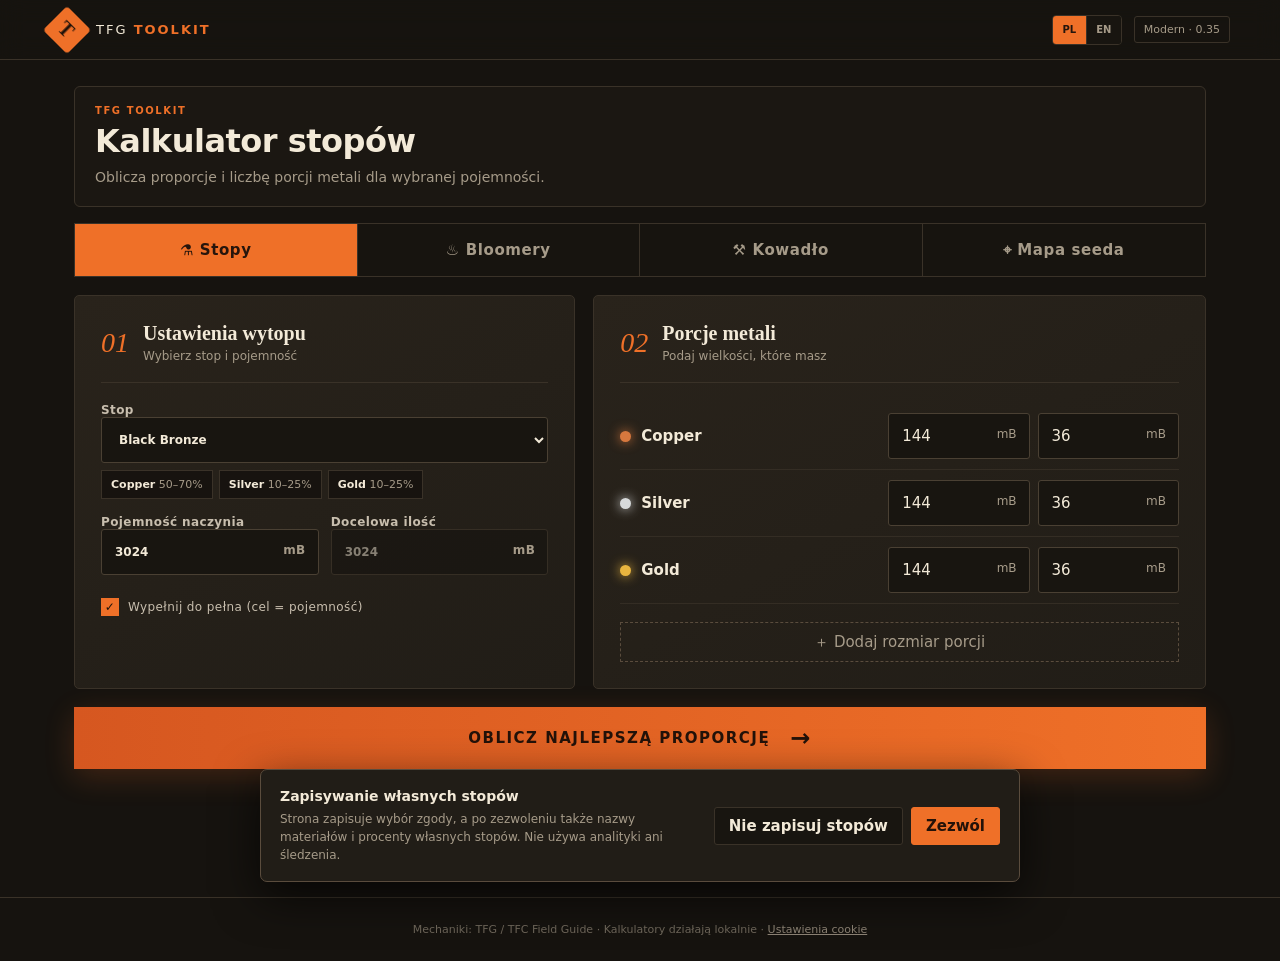
<file: index.html>
<!doctype html>
<html lang="pl">
<head>
  <meta charset="UTF-8">
  <meta name="viewport" content="width=device-width, initial-scale=1.0">
  <meta name="theme-color" content="#16130f">
  <title>TFG Toolkit — stopy, Bloomery i kowadło</title>
  <link rel="stylesheet" href="assets/css/styles.css?v=035">
</head>
<body data-tool="alloy">
  <header class="topbar">
    <a class="brand" href="#"><span class="brand-mark">T</span><span>TFG <b>TOOLKIT</b></span></a>
    <div class="top-actions"><span class="version">Modern · 0.35</span></div>
  </header>

  <main>
    <section class="hero">
      <div><p class="eyebrow">TFG TOOLKIT</p><h1>Kalkulator stopów</h1><p class="lede">Oblicza proporcje i liczbę porcji metali dla wybranej pojemności.</p></div>
    </section>

    <nav class="tool-tabs" aria-label="Kalkulatory">
      <a class="tool-tab active" data-tool="alloy" href="index.html">⚗ Stopy</a>
      <a class="tool-tab" data-tool="bloomery" href="bloomery.html">♨ Bloomery</a>
      <a class="tool-tab" data-tool="anvil" href="anvil.html">⚒ Kowadło</a>
      <a class="tool-tab" href="map.html">⌖ Mapa seeda</a>
    </nav>

    <div id="alloyTool" class="tool-view active">
    <section class="workspace">
      <aside class="panel setup">
        <div class="panel-title"><span>01</span><div><h2>Ustawienia wytopu</h2><p>Wybierz stop i pojemność</p></div></div>
        <label>Stop<select id="alloySelect"></select></label>
        <div id="recipeInfo" class="recipe-info"></div>
        <div id="customActions" class="custom-actions hidden">
          <label>Nazwa stopu<input id="customAlloyName" maxlength="30" placeholder="np. Mój brąz"></label>
          <div class="custom-alloy-buttons"><button id="addMetal" class="add-btn" type="button">＋ Dodaj materiał</button><button id="saveCustomAlloy" class="add-btn save-alloy" type="button">✓ Dodaj stop do listy</button><button id="deleteCustomAlloy" class="add-btn delete-alloy hidden" type="button">Usuń stop</button></div>
          <p id="customPercentStatus" class="custom-percent-status ok">Suma udziałów: 100% ✓</p>
          <p>Udziały muszą dawać 100%. Zapisane stopy pojawią się na liście wyboru.</p>
        </div>
        <div class="two-col">
          <label>Pojemność naczynia<div class="unit-input"><input id="capacity" type="number" min="1" value="3024"><span>mB</span></div></label>
          <label>Docelowa ilość<div class="unit-input"><input id="target" type="number" min="1" value="3024" title="Odznacz wypełnienie do pełna, aby ustawić własny cel"><span>mB</span></div></label>
        </div>
        <label class="check"><input id="fillMax" type="checkbox" checked><span></span>Wypełnij do pełna (cel = pojemność)</label>
      </aside>

      <section class="panel materials">
        <div class="panel-title"><span>02</span><div><h2>Porcje metali</h2><p>Podaj wielkości, które masz</p></div></div>
        <div id="materialRows"></div>
        <button id="addSize" class="add-btn">＋ Dodaj rozmiar porcji</button>
      </section>
    </section>

    <button id="calculateBtn" class="calculate"><span>OBLICZ NAJLEPSZĄ PROPORCJĘ</span><b>→</b></button>

    <section id="results" class="results hidden">
      <div class="result-head"><div><p class="eyebrow">WYNIK OPTYMALIZACJI</p><h2>Gotowa rozpiska</h2></div><div id="statusBadge" class="badge">POPRAWNY STOP</div></div>
      <div class="result-grid">
        <div id="resultCards" class="result-cards"></div>
        <div class="summary-card">
          <h3>Podsumowanie wazy</h3>
          <div class="fill-track"><div id="fillBar"></div></div>
          <div class="big-stat"><span id="totalMb">0</span><small> / <span id="capacityOut">3024</span> mB</small></div>
          <dl><div><dt>Wypełnienie</dt><dd id="fillPercent">0%</dd></div><div><dt>Liczba porcji</dt><dd id="itemCount">0</dd></div><div><dt>Pełne sztabki (144 mB)</dt><dd id="ingotCount">0</dd></div><div><dt>Reszta</dt><dd id="remainder">0 mB</dd></div></dl>
          <button id="copyBtn" class="copy">Kopiuj rozpiskę</button>
        </div>
      </div>
      <p id="solverNote" class="solver-note"></p>
    </section>
    </div>

    <div id="bloomeryTool" class="tool-view">
      <div class="untested-warning" role="status"><b>⚠ JESZCZE NIEPRZETESTOWANE</b><span>Kalkulator Bloomery może podawać nieprawidłowe wyniki.</span></div>
      <section class="workspace">
        <aside class="panel setup">
          <div class="panel-title"><span>01</span><div><h2>Parametry Bloomery</h2><p>Pojemność konstrukcji i materiał</p></div></div>
          <div class="two-col">
            <label>Maks. liczba przedmiotów<div class="unit-input"><input id="bloomCapacity" type="number" min="1" value="112"><span>szt.</span></div></label>
            <label>Dostępny pył<div class="unit-input"><input id="bloomAvailable" type="number" min="0" value="0"><span>szt.</span></div></label>
          </div>
          <label>Żelazo w jednej porcji<div class="unit-input"><input id="bloomMbItem" type="number" min="1" value="129"><span>mB</span></div></label>
          <p class="field-help">Wartość 0 przy dostępnym pyle oznacza: wykorzystaj maksymalną pojemność pieca.</p>
        </aside>
        <section class="panel materials">
          <div class="panel-title"><span>02</span><div><h2>Przelicznik procesu</h2><p>Możesz dopasować do wersji moda</p></div></div>
          <div class="two-col">
            <label>mB żelaza na bloom<div class="unit-input"><input id="bloomMbPer" type="number" min="1" value="100"><span>mB</span></div></label>
            <label>Węgiel na bloom<div class="unit-input"><input id="bloomCoalPer" type="number" min="0" value="2"><span>szt.</span></div></label>
          </div>
          <label class="check"><input id="bloomWhole" type="checkbox" checked><span></span>Nie wkładaj żelaza, które nie zwiększy liczby bloomów</label>
          <div class="info-box">Aktualny Field Guide: 100 mB żelaza + 2 charcoal = 1 bloom. Kalkulator pilnuje również łącznego limitu przedmiotów.</div>
        </section>
      </section>
      <button id="bloomCalculate" class="calculate"><span>OBLICZ WSAD DO BLOOMERY</span><b>→</b></button>
      <section id="bloomResults" class="results hidden"><div class="result-head"><div><p class="eyebrow">GOTOWY WSAD</p><h2>Rozpiska Bloomery</h2></div><div class="badge">BEZ PRZEKROCZENIA LIMITU</div></div><div id="bloomCards" class="metric-grid"></div><p id="bloomNote" class="solver-note"></p></section>
    </div>

    <div id="anvilTool" class="tool-view">
      <section class="panel capture-panel">
        <div class="panel-title"><span>00</span><div><h2>Odczytaj kowadło ze screena</h2><p>Przechwyć okno, wczytaj, wklej lub przeciągnij obraz</p></div></div>
        <div class="capture-layout">
          <div class="capture-actions">
            <button id="captureScreen" class="capture-btn" type="button">▣ Uruchom podgląd Minecrafta</button>
            <button id="uploadAnvil" class="capture-btn secondary" type="button">↑ Wczytaj screenshot</button>
            <input id="anvilFile" type="file" accept="image/png,image/jpeg,image/webp" hidden>
            <button id="analyzeAnvil" class="capture-btn secondary" type="button" disabled>◎ Odczytaj wartości</button>
            <p class="field-help">Podgląd sam znajduje GUI w całym oknie i na bieżąco aktualizuje wartości. Możesz też wkleić obraz skrótem Ctrl+V.</p>
          </div>
          <div><div id="captureDrop" class="capture-drop"><canvas id="anvilCanvas"></canvas><div class="capture-placeholder">Przeciągnij tutaj screenshot kowadła</div></div><p id="captureStatus" class="capture-status">Oczekiwanie na obraz…</p></div>
        </div>
      </section>
      <section class="workspace">
        <aside class="panel setup">
          <div class="panel-title"><span>01</span><div><h2>Pozycja na kowadle</h2><p>Odczytaj wartości z interfejsu gry</p></div></div>
          <div class="two-col">
            <label>Aktualna wartość<input id="anvilStart" type="number" min="0" max="150" value="0"></label>
            <label>Wartość docelowa<input id="anvilTarget" type="number" min="0" max="150" value="80"></label>
          </div>
          <p class="field-help">Do odczytania dokładnego celu potrzebny jest resource pack pokazujący wartości kowadła.</p>
        </aside>
        <section class="panel materials">
          <div class="panel-title"><span>02</span><div><h2>Reguły końcowe</h2><p>Ikona oraz ograniczenie odczytane z kresek pod nią</p></div></div>
          <div class="three-col">
            <label>Reguła 1 (lewa)<select id="ruleLast" class="anvil-rule"></select><select id="ruleLastConstraint" class="anvil-constraint" aria-label="Pozycja reguły 1"></select><span class="rule-preview"></span></label>
            <label>Reguła 2<select id="ruleSecond" class="anvil-rule"></select><select id="ruleSecondConstraint" class="anvil-constraint" aria-label="Pozycja reguły 2"></select><span class="rule-preview"></span></label>
            <label>Reguła 3 (prawa)<select id="ruleThird" class="anvil-rule"></select><select id="ruleThirdConstraint" class="anvil-constraint" aria-label="Pozycja reguły 3"></select><span class="rule-preview"></span></label>
          </div>
          <div class="action-legend"><span>Hit: −3/−6/−9</span><span>Draw: −15</span><span>Punch: +2</span><span>Bend: +7</span><span>Upset: +13</span><span>Shrink: +16</span></div>
        </section>
      </section>
      <button id="anvilCalculate" class="calculate"><span>ZNAJDŹ NAJKRÓTSZĄ SEKWENCJĘ</span><b>→</b></button>
      <section id="anvilResults" class="results hidden"><div class="result-head"><div><p class="eyebrow">PERFECTLY FORGED</p><h2>Sekwencja uderzeń</h2></div><div class="badge">PLAN NA ŻYWO</div></div><div id="anvilNext" class="anvil-next"><span>NASTĘPNY KROK</span><b>—</b><small>Uruchom solver</small></div><div id="anvilSequence" class="anvil-sequence"></div><p id="anvilNote" class="solver-note"></p></section>
    </div>
  </main>
  <footer>Mechaniki: TFG / TFC Field Guide · Kalkulatory działają lokalnie</footer>
  <script src="assets/js/i18n.js?v=035"></script>
  <script src="assets/js/app.js?v=035"></script>
</body>
</html>
</file>
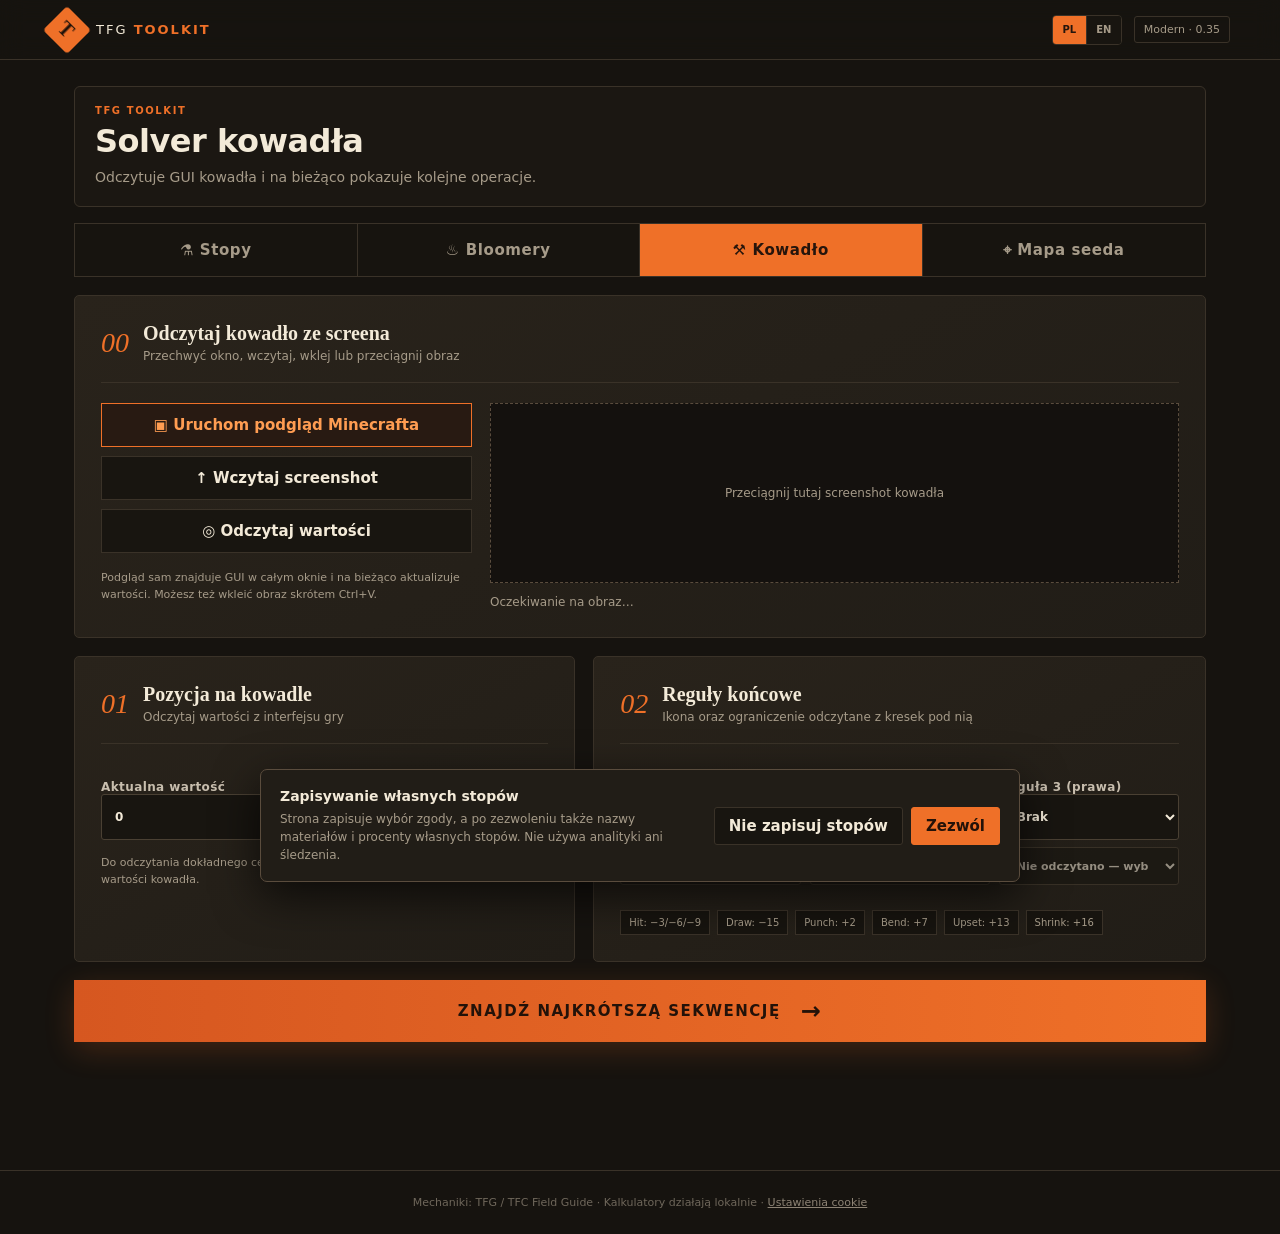
<file: anvil.html>
<!doctype html>
<html lang="pl">
<head>
  <meta charset="UTF-8">
  <meta name="viewport" content="width=device-width, initial-scale=1.0">
  <meta name="theme-color" content="#16130f">
  <title>TFG Toolkit — solver kowadła</title>
  <link rel="stylesheet" href="assets/css/styles.css?v=035">
</head>
<body data-tool="anvil">
  <header class="topbar">
    <a class="brand" href="#"><span class="brand-mark">T</span><span>TFG <b>TOOLKIT</b></span></a>
    <div class="top-actions"><span class="version">Modern · 0.35</span></div>
  </header>

  <main>
    <section class="hero">
      <div><p class="eyebrow">TFG TOOLKIT</p><h1>Solver kowadła</h1><p class="lede">Odczytuje GUI kowadła i na bieżąco pokazuje kolejne operacje.</p></div>
    </section>

    <nav class="tool-tabs" aria-label="Kalkulatory">
      <a class="tool-tab active" data-tool="alloy" href="index.html">⚗ Stopy</a>
      <a class="tool-tab" data-tool="bloomery" href="bloomery.html">♨ Bloomery</a>
      <a class="tool-tab" data-tool="anvil" href="anvil.html">⚒ Kowadło</a>
      <a class="tool-tab" href="map.html">⌖ Mapa seeda</a>
    </nav>

    <div id="alloyTool" class="tool-view active">
    <section class="workspace">
      <aside class="panel setup">
        <div class="panel-title"><span>01</span><div><h2>Ustawienia wytopu</h2><p>Wybierz stop i pojemność</p></div></div>
        <label>Stop<select id="alloySelect"></select></label>
        <div id="recipeInfo" class="recipe-info"></div>
        <div id="customActions" class="custom-actions hidden">
          <label>Nazwa stopu<input id="customAlloyName" maxlength="30" placeholder="np. Mój brąz"></label>
          <div class="custom-alloy-buttons"><button id="addMetal" class="add-btn" type="button">＋ Dodaj materiał</button><button id="saveCustomAlloy" class="add-btn save-alloy" type="button">✓ Dodaj stop do listy</button><button id="deleteCustomAlloy" class="add-btn delete-alloy hidden" type="button">Usuń stop</button></div>
          <p id="customPercentStatus" class="custom-percent-status ok">Suma udziałów: 100% ✓</p>
          <p>Udziały muszą dawać 100%. Zapisane stopy pojawią się na liście wyboru.</p>
        </div>
        <div class="two-col">
          <label>Pojemność naczynia<div class="unit-input"><input id="capacity" type="number" min="1" value="3024"><span>mB</span></div></label>
          <label>Docelowa ilość<div class="unit-input"><input id="target" type="number" min="1" value="3024" title="Odznacz wypełnienie do pełna, aby ustawić własny cel"><span>mB</span></div></label>
        </div>
        <label class="check"><input id="fillMax" type="checkbox" checked><span></span>Wypełnij do pełna (cel = pojemność)</label>
      </aside>

      <section class="panel materials">
        <div class="panel-title"><span>02</span><div><h2>Porcje metali</h2><p>Podaj wielkości, które masz</p></div></div>
        <div id="materialRows"></div>
        <button id="addSize" class="add-btn">＋ Dodaj rozmiar porcji</button>
      </section>
    </section>

    <button id="calculateBtn" class="calculate"><span>OBLICZ NAJLEPSZĄ PROPORCJĘ</span><b>→</b></button>

    <section id="results" class="results hidden">
      <div class="result-head"><div><p class="eyebrow">WYNIK OPTYMALIZACJI</p><h2>Gotowa rozpiska</h2></div><div id="statusBadge" class="badge">POPRAWNY STOP</div></div>
      <div class="result-grid">
        <div id="resultCards" class="result-cards"></div>
        <div class="summary-card">
          <h3>Podsumowanie wazy</h3>
          <div class="fill-track"><div id="fillBar"></div></div>
          <div class="big-stat"><span id="totalMb">0</span><small> / <span id="capacityOut">3024</span> mB</small></div>
          <dl><div><dt>Wypełnienie</dt><dd id="fillPercent">0%</dd></div><div><dt>Liczba porcji</dt><dd id="itemCount">0</dd></div><div><dt>Pełne sztabki (144 mB)</dt><dd id="ingotCount">0</dd></div><div><dt>Reszta</dt><dd id="remainder">0 mB</dd></div></dl>
          <button id="copyBtn" class="copy">Kopiuj rozpiskę</button>
        </div>
      </div>
      <p id="solverNote" class="solver-note"></p>
    </section>
    </div>

    <div id="bloomeryTool" class="tool-view">
      <div class="untested-warning" role="status"><b>⚠ JESZCZE NIEPRZETESTOWANE</b><span>Kalkulator Bloomery może podawać nieprawidłowe wyniki.</span></div>
      <section class="workspace">
        <aside class="panel setup">
          <div class="panel-title"><span>01</span><div><h2>Parametry Bloomery</h2><p>Pojemność konstrukcji i materiał</p></div></div>
          <div class="two-col">
            <label>Maks. liczba przedmiotów<div class="unit-input"><input id="bloomCapacity" type="number" min="1" value="112"><span>szt.</span></div></label>
            <label>Dostępny pył<div class="unit-input"><input id="bloomAvailable" type="number" min="0" value="0"><span>szt.</span></div></label>
          </div>
          <label>Żelazo w jednej porcji<div class="unit-input"><input id="bloomMbItem" type="number" min="1" value="129"><span>mB</span></div></label>
          <p class="field-help">Wartość 0 przy dostępnym pyle oznacza: wykorzystaj maksymalną pojemność pieca.</p>
        </aside>
        <section class="panel materials">
          <div class="panel-title"><span>02</span><div><h2>Przelicznik procesu</h2><p>Możesz dopasować do wersji moda</p></div></div>
          <div class="two-col">
            <label>mB żelaza na bloom<div class="unit-input"><input id="bloomMbPer" type="number" min="1" value="100"><span>mB</span></div></label>
            <label>Węgiel na bloom<div class="unit-input"><input id="bloomCoalPer" type="number" min="0" value="2"><span>szt.</span></div></label>
          </div>
          <label class="check"><input id="bloomWhole" type="checkbox" checked><span></span>Nie wkładaj żelaza, które nie zwiększy liczby bloomów</label>
          <div class="info-box">Aktualny Field Guide: 100 mB żelaza + 2 charcoal = 1 bloom. Kalkulator pilnuje również łącznego limitu przedmiotów.</div>
        </section>
      </section>
      <button id="bloomCalculate" class="calculate"><span>OBLICZ WSAD DO BLOOMERY</span><b>→</b></button>
      <section id="bloomResults" class="results hidden"><div class="result-head"><div><p class="eyebrow">GOTOWY WSAD</p><h2>Rozpiska Bloomery</h2></div><div class="badge">BEZ PRZEKROCZENIA LIMITU</div></div><div id="bloomCards" class="metric-grid"></div><p id="bloomNote" class="solver-note"></p></section>
    </div>

    <div id="anvilTool" class="tool-view">
      <section class="panel capture-panel">
        <div class="panel-title"><span>00</span><div><h2>Odczytaj kowadło ze screena</h2><p>Przechwyć okno, wczytaj, wklej lub przeciągnij obraz</p></div></div>
        <div class="capture-layout">
          <div class="capture-actions">
            <button id="captureScreen" class="capture-btn" type="button">▣ Uruchom podgląd Minecrafta</button>
            <button id="uploadAnvil" class="capture-btn secondary" type="button">↑ Wczytaj screenshot</button>
            <input id="anvilFile" type="file" accept="image/png,image/jpeg,image/webp" hidden>
            <button id="analyzeAnvil" class="capture-btn secondary" type="button" disabled>◎ Odczytaj wartości</button>
            <p class="field-help">Podgląd sam znajduje GUI w całym oknie i na bieżąco aktualizuje wartości. Możesz też wkleić obraz skrótem Ctrl+V.</p>
          </div>
          <div><div id="captureDrop" class="capture-drop"><canvas id="anvilCanvas"></canvas><div class="capture-placeholder">Przeciągnij tutaj screenshot kowadła</div></div><p id="captureStatus" class="capture-status">Oczekiwanie na obraz…</p></div>
        </div>
      </section>
      <section class="workspace">
        <aside class="panel setup">
          <div class="panel-title"><span>01</span><div><h2>Pozycja na kowadle</h2><p>Odczytaj wartości z interfejsu gry</p></div></div>
          <div class="two-col">
            <label>Aktualna wartość<input id="anvilStart" type="number" min="0" max="150" value="0"></label>
            <label>Wartość docelowa<input id="anvilTarget" type="number" min="0" max="150" value="80"></label>
          </div>
          <p class="field-help">Do odczytania dokładnego celu potrzebny jest resource pack pokazujący wartości kowadła.</p>
        </aside>
        <section class="panel materials">
          <div class="panel-title"><span>02</span><div><h2>Reguły końcowe</h2><p>Ikona oraz ograniczenie odczytane z kresek pod nią</p></div></div>
          <div class="three-col">
            <label>Reguła 1 (lewa)<select id="ruleLast" class="anvil-rule"></select><select id="ruleLastConstraint" class="anvil-constraint" aria-label="Pozycja reguły 1"></select><span class="rule-preview"></span></label>
            <label>Reguła 2<select id="ruleSecond" class="anvil-rule"></select><select id="ruleSecondConstraint" class="anvil-constraint" aria-label="Pozycja reguły 2"></select><span class="rule-preview"></span></label>
            <label>Reguła 3 (prawa)<select id="ruleThird" class="anvil-rule"></select><select id="ruleThirdConstraint" class="anvil-constraint" aria-label="Pozycja reguły 3"></select><span class="rule-preview"></span></label>
          </div>
          <div class="action-legend"><span>Hit: −3/−6/−9</span><span>Draw: −15</span><span>Punch: +2</span><span>Bend: +7</span><span>Upset: +13</span><span>Shrink: +16</span></div>
        </section>
      </section>
      <button id="anvilCalculate" class="calculate"><span>ZNAJDŹ NAJKRÓTSZĄ SEKWENCJĘ</span><b>→</b></button>
      <section id="anvilResults" class="results hidden"><div class="result-head"><div><p class="eyebrow">PERFECTLY FORGED</p><h2>Sekwencja uderzeń</h2></div><div class="badge">PLAN NA ŻYWO</div></div><div id="anvilNext" class="anvil-next"><span>NASTĘPNY KROK</span><b>—</b><small>Uruchom solver</small></div><div id="anvilSequence" class="anvil-sequence"></div><p id="anvilNote" class="solver-note"></p></section>
    </div>
  </main>
  <footer>Mechaniki: TFG / TFC Field Guide · Kalkulatory działają lokalnie</footer>
  <script src="assets/js/i18n.js?v=035"></script>
  <script src="assets/js/app.js?v=035"></script>
</body>
</html>
</file>
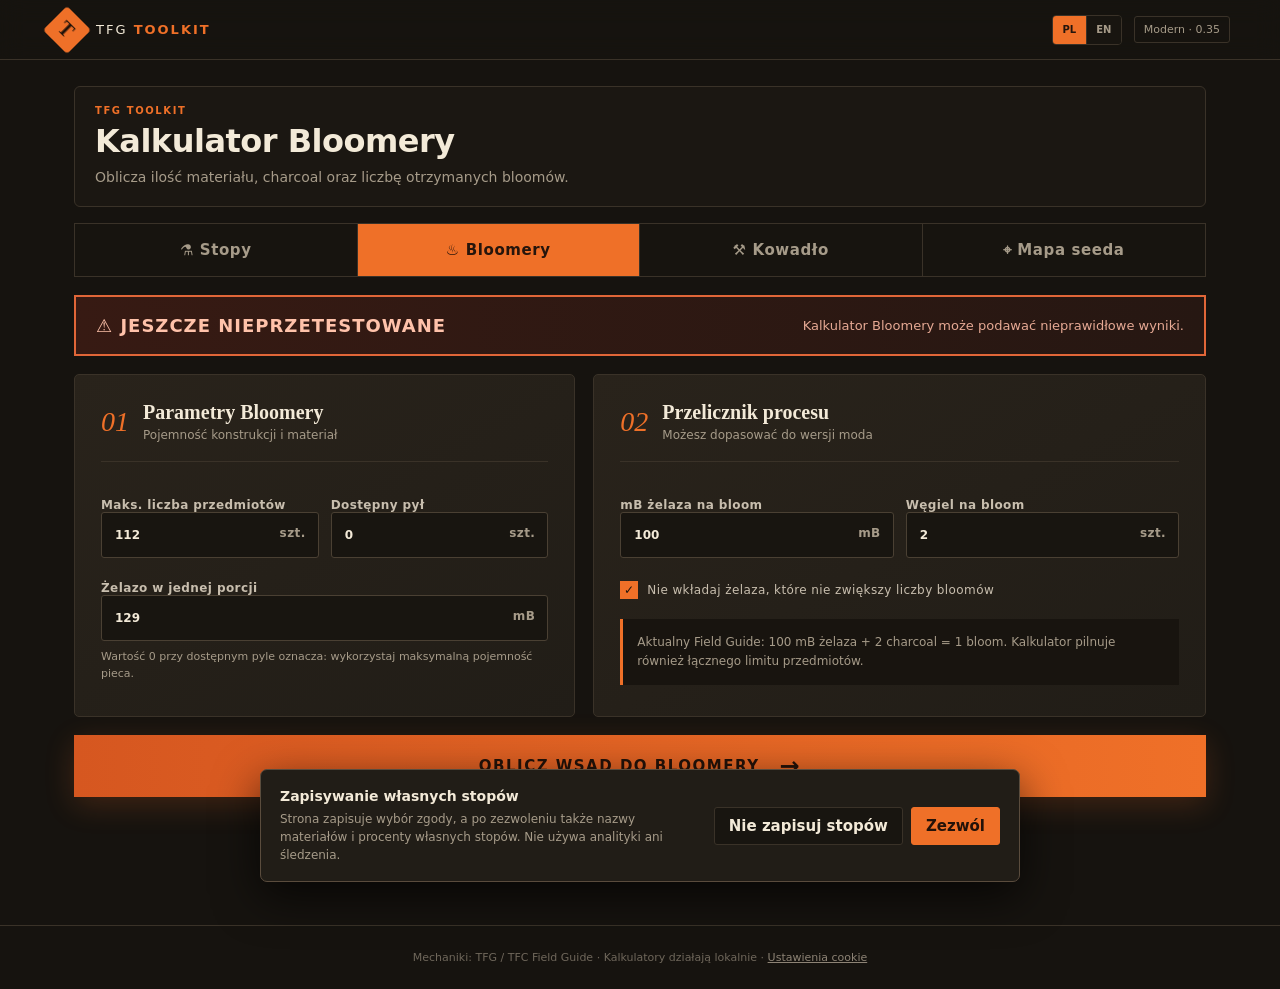
<file: bloomery.html>
<!doctype html>
<html lang="pl">
<head>
  <meta charset="UTF-8">
  <meta name="viewport" content="width=device-width, initial-scale=1.0">
  <meta name="theme-color" content="#16130f">
  <title>TFG Toolkit — Bloomery</title>
  <link rel="stylesheet" href="assets/css/styles.css?v=035">
</head>
<body data-tool="bloomery">
  <header class="topbar">
    <a class="brand" href="#"><span class="brand-mark">T</span><span>TFG <b>TOOLKIT</b></span></a>
    <div class="top-actions"><span class="version">Modern · 0.35</span></div>
  </header>

  <main>
    <section class="hero">
      <div><p class="eyebrow">TFG TOOLKIT</p><h1>Kalkulator Bloomery</h1><p class="lede">Oblicza ilość materiału, charcoal oraz liczbę otrzymanych bloomów.</p></div>
    </section>

    <nav class="tool-tabs" aria-label="Kalkulatory">
      <a class="tool-tab active" data-tool="alloy" href="index.html">⚗ Stopy</a>
      <a class="tool-tab" data-tool="bloomery" href="bloomery.html">♨ Bloomery</a>
      <a class="tool-tab" data-tool="anvil" href="anvil.html">⚒ Kowadło</a>
      <a class="tool-tab" href="map.html">⌖ Mapa seeda</a>
    </nav>

    <div id="alloyTool" class="tool-view active">
    <section class="workspace">
      <aside class="panel setup">
        <div class="panel-title"><span>01</span><div><h2>Ustawienia wytopu</h2><p>Wybierz stop i pojemność</p></div></div>
        <label>Stop<select id="alloySelect"></select></label>
        <div id="recipeInfo" class="recipe-info"></div>
        <div id="customActions" class="custom-actions hidden">
          <label>Nazwa stopu<input id="customAlloyName" maxlength="30" placeholder="np. Mój brąz"></label>
          <div class="custom-alloy-buttons"><button id="addMetal" class="add-btn" type="button">＋ Dodaj materiał</button><button id="saveCustomAlloy" class="add-btn save-alloy" type="button">✓ Dodaj stop do listy</button><button id="deleteCustomAlloy" class="add-btn delete-alloy hidden" type="button">Usuń stop</button></div>
          <p id="customPercentStatus" class="custom-percent-status ok">Suma udziałów: 100% ✓</p>
          <p>Udziały muszą dawać 100%. Zapisane stopy pojawią się na liście wyboru.</p>
        </div>
        <div class="two-col">
          <label>Pojemność naczynia<div class="unit-input"><input id="capacity" type="number" min="1" value="3024"><span>mB</span></div></label>
          <label>Docelowa ilość<div class="unit-input"><input id="target" type="number" min="1" value="3024" title="Odznacz wypełnienie do pełna, aby ustawić własny cel"><span>mB</span></div></label>
        </div>
        <label class="check"><input id="fillMax" type="checkbox" checked><span></span>Wypełnij do pełna (cel = pojemność)</label>
      </aside>

      <section class="panel materials">
        <div class="panel-title"><span>02</span><div><h2>Porcje metali</h2><p>Podaj wielkości, które masz</p></div></div>
        <div id="materialRows"></div>
        <button id="addSize" class="add-btn">＋ Dodaj rozmiar porcji</button>
      </section>
    </section>

    <button id="calculateBtn" class="calculate"><span>OBLICZ NAJLEPSZĄ PROPORCJĘ</span><b>→</b></button>

    <section id="results" class="results hidden">
      <div class="result-head"><div><p class="eyebrow">WYNIK OPTYMALIZACJI</p><h2>Gotowa rozpiska</h2></div><div id="statusBadge" class="badge">POPRAWNY STOP</div></div>
      <div class="result-grid">
        <div id="resultCards" class="result-cards"></div>
        <div class="summary-card">
          <h3>Podsumowanie wazy</h3>
          <div class="fill-track"><div id="fillBar"></div></div>
          <div class="big-stat"><span id="totalMb">0</span><small> / <span id="capacityOut">3024</span> mB</small></div>
          <dl><div><dt>Wypełnienie</dt><dd id="fillPercent">0%</dd></div><div><dt>Liczba porcji</dt><dd id="itemCount">0</dd></div><div><dt>Pełne sztabki (144 mB)</dt><dd id="ingotCount">0</dd></div><div><dt>Reszta</dt><dd id="remainder">0 mB</dd></div></dl>
          <button id="copyBtn" class="copy">Kopiuj rozpiskę</button>
        </div>
      </div>
      <p id="solverNote" class="solver-note"></p>
    </section>
    </div>

    <div id="bloomeryTool" class="tool-view">
      <div class="untested-warning" role="status"><b>⚠ JESZCZE NIEPRZETESTOWANE</b><span>Kalkulator Bloomery może podawać nieprawidłowe wyniki.</span></div>
      <section class="workspace">
        <aside class="panel setup">
          <div class="panel-title"><span>01</span><div><h2>Parametry Bloomery</h2><p>Pojemność konstrukcji i materiał</p></div></div>
          <div class="two-col">
            <label>Maks. liczba przedmiotów<div class="unit-input"><input id="bloomCapacity" type="number" min="1" value="112"><span>szt.</span></div></label>
            <label>Dostępny pył<div class="unit-input"><input id="bloomAvailable" type="number" min="0" value="0"><span>szt.</span></div></label>
          </div>
          <label>Żelazo w jednej porcji<div class="unit-input"><input id="bloomMbItem" type="number" min="1" value="129"><span>mB</span></div></label>
          <p class="field-help">Wartość 0 przy dostępnym pyle oznacza: wykorzystaj maksymalną pojemność pieca.</p>
        </aside>
        <section class="panel materials">
          <div class="panel-title"><span>02</span><div><h2>Przelicznik procesu</h2><p>Możesz dopasować do wersji moda</p></div></div>
          <div class="two-col">
            <label>mB żelaza na bloom<div class="unit-input"><input id="bloomMbPer" type="number" min="1" value="100"><span>mB</span></div></label>
            <label>Węgiel na bloom<div class="unit-input"><input id="bloomCoalPer" type="number" min="0" value="2"><span>szt.</span></div></label>
          </div>
          <label class="check"><input id="bloomWhole" type="checkbox" checked><span></span>Nie wkładaj żelaza, które nie zwiększy liczby bloomów</label>
          <div class="info-box">Aktualny Field Guide: 100 mB żelaza + 2 charcoal = 1 bloom. Kalkulator pilnuje również łącznego limitu przedmiotów.</div>
        </section>
      </section>
      <button id="bloomCalculate" class="calculate"><span>OBLICZ WSAD DO BLOOMERY</span><b>→</b></button>
      <section id="bloomResults" class="results hidden"><div class="result-head"><div><p class="eyebrow">GOTOWY WSAD</p><h2>Rozpiska Bloomery</h2></div><div class="badge">BEZ PRZEKROCZENIA LIMITU</div></div><div id="bloomCards" class="metric-grid"></div><p id="bloomNote" class="solver-note"></p></section>
    </div>

    <div id="anvilTool" class="tool-view">
      <section class="panel capture-panel">
        <div class="panel-title"><span>00</span><div><h2>Odczytaj kowadło ze screena</h2><p>Przechwyć okno, wczytaj, wklej lub przeciągnij obraz</p></div></div>
        <div class="capture-layout">
          <div class="capture-actions">
            <button id="captureScreen" class="capture-btn" type="button">▣ Uruchom podgląd Minecrafta</button>
            <button id="uploadAnvil" class="capture-btn secondary" type="button">↑ Wczytaj screenshot</button>
            <input id="anvilFile" type="file" accept="image/png,image/jpeg,image/webp" hidden>
            <button id="analyzeAnvil" class="capture-btn secondary" type="button" disabled>◎ Odczytaj wartości</button>
            <p class="field-help">Podgląd sam znajduje GUI w całym oknie i na bieżąco aktualizuje wartości. Możesz też wkleić obraz skrótem Ctrl+V.</p>
          </div>
          <div><div id="captureDrop" class="capture-drop"><canvas id="anvilCanvas"></canvas><div class="capture-placeholder">Przeciągnij tutaj screenshot kowadła</div></div><p id="captureStatus" class="capture-status">Oczekiwanie na obraz…</p></div>
        </div>
      </section>
      <section class="workspace">
        <aside class="panel setup">
          <div class="panel-title"><span>01</span><div><h2>Pozycja na kowadle</h2><p>Odczytaj wartości z interfejsu gry</p></div></div>
          <div class="two-col">
            <label>Aktualna wartość<input id="anvilStart" type="number" min="0" max="150" value="0"></label>
            <label>Wartość docelowa<input id="anvilTarget" type="number" min="0" max="150" value="80"></label>
          </div>
          <p class="field-help">Do odczytania dokładnego celu potrzebny jest resource pack pokazujący wartości kowadła.</p>
        </aside>
        <section class="panel materials">
          <div class="panel-title"><span>02</span><div><h2>Reguły końcowe</h2><p>Ikona oraz ograniczenie odczytane z kresek pod nią</p></div></div>
          <div class="three-col">
            <label>Reguła 1 (lewa)<select id="ruleLast" class="anvil-rule"></select><select id="ruleLastConstraint" class="anvil-constraint" aria-label="Pozycja reguły 1"></select><span class="rule-preview"></span></label>
            <label>Reguła 2<select id="ruleSecond" class="anvil-rule"></select><select id="ruleSecondConstraint" class="anvil-constraint" aria-label="Pozycja reguły 2"></select><span class="rule-preview"></span></label>
            <label>Reguła 3 (prawa)<select id="ruleThird" class="anvil-rule"></select><select id="ruleThirdConstraint" class="anvil-constraint" aria-label="Pozycja reguły 3"></select><span class="rule-preview"></span></label>
          </div>
          <div class="action-legend"><span>Hit: −3/−6/−9</span><span>Draw: −15</span><span>Punch: +2</span><span>Bend: +7</span><span>Upset: +13</span><span>Shrink: +16</span></div>
        </section>
      </section>
      <button id="anvilCalculate" class="calculate"><span>ZNAJDŹ NAJKRÓTSZĄ SEKWENCJĘ</span><b>→</b></button>
      <section id="anvilResults" class="results hidden"><div class="result-head"><div><p class="eyebrow">PERFECTLY FORGED</p><h2>Sekwencja uderzeń</h2></div><div class="badge">PLAN NA ŻYWO</div></div><div id="anvilNext" class="anvil-next"><span>NASTĘPNY KROK</span><b>—</b><small>Uruchom solver</small></div><div id="anvilSequence" class="anvil-sequence"></div><p id="anvilNote" class="solver-note"></p></section>
    </div>
  </main>
  <footer>Mechaniki: TFG / TFC Field Guide · Kalkulatory działają lokalnie</footer>
  <script src="assets/js/i18n.js?v=035"></script>
  <script src="assets/js/app.js?v=035"></script>
</body>
</html>
</file>
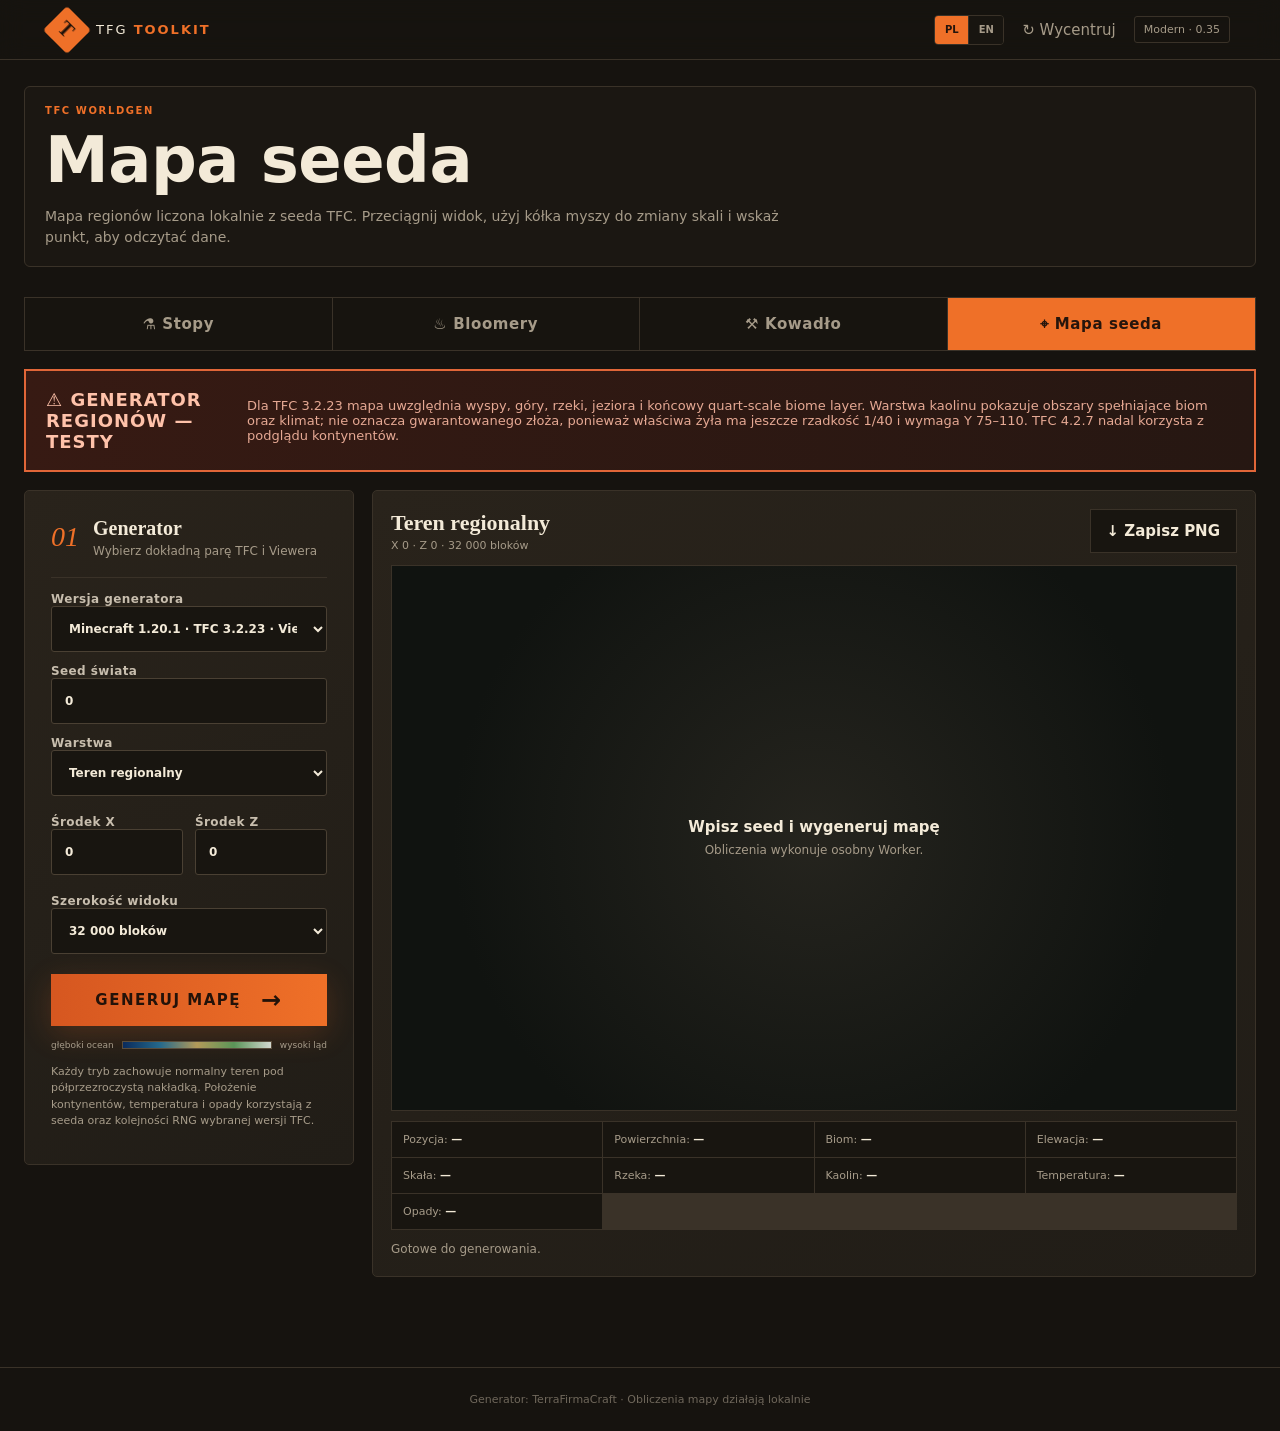
<file: map.html>
<!doctype html>
<html lang="pl">
<head>
  <meta charset="UTF-8">
  <meta name="viewport" content="width=device-width, initial-scale=1.0">
  <meta name="theme-color" content="#16130f">
  <title>TFG Toolkit — mapa seeda</title>
  <link rel="stylesheet" href="assets/css/styles.css?v=035">
  <link rel="stylesheet" href="assets/css/map.css?v=035">
</head>
<body data-tool="map">
  <header class="topbar">
    <a class="brand" href="index.html"><span class="brand-mark">T</span><span>TFG <b>TOOLKIT</b></span></a>
    <div class="top-actions"><button id="resetMap" class="ghost" type="button">↻ Wycentruj</button><span class="version">Modern · 0.35</span></div>
  </header>

  <main class="map-main">
    <section class="hero map-hero">
      <div><p class="eyebrow">TFC WORLDGEN</p><h1>Mapa seeda</h1><p class="lede">Mapa regionów liczona lokalnie z seeda TFC. Przeciągnij widok, użyj kółka myszy do zmiany skali i wskaż punkt, aby odczytać dane.</p></div>
    </section>

    <nav class="tool-tabs" aria-label="Narzędzia">
      <a class="tool-tab" href="index.html">⚗ Stopy</a>
      <a class="tool-tab" href="bloomery.html">♨ Bloomery</a>
      <a class="tool-tab" href="anvil.html">⚒ Kowadło</a>
      <a class="tool-tab active" href="map.html" aria-current="page">⌖ Mapa seeda</a>
    </nav>

    <div class="untested-warning" role="status"><b>⚠ GENERATOR REGIONÓW — TESTY</b><span>Dla TFC 3.2.23 mapa uwzględnia wyspy, góry, rzeki, jeziora i końcowy quart-scale biome layer. Warstwa kaolinu pokazuje obszary spełniające biom oraz klimat; nie oznacza gwarantowanego złoża, ponieważ właściwa żyła ma jeszcze rzadkość 1/40 i wymaga Y 75–110. TFC 4.2.7 nadal korzysta z podglądu kontynentów.</span></div>

    <section class="seed-map-layout">
      <aside class="panel map-controls">
        <div class="panel-title"><span>01</span><div><h2>Generator</h2><p>Wybierz dokładną parę TFC i Viewera</p></div></div>
        <label>Wersja generatora
          <select id="mapVersion">
            <option value="1.20.1">Minecraft 1.20.1 · TFC 3.2.23 · Viewer 1.5.1</option>
            <option value="1.21.1">Minecraft 1.21.1 · TFC 4.2.7 · Viewer 2.1.1</option>
          </select>
        </label>
        <label>Seed świata
          <input id="mapSeed" inputmode="numeric" autocomplete="off" spellcheck="false" value="0" placeholder="np. -742918461234567890">
        </label>
        <label>Warstwa
          <select id="mapLayer">
            <option value="terrain" selected>Teren regionalny</option>
            <option value="rivers" data-region-v20>Rzeki i główne dopływy · TFC 3.2.23</option>
            <option value="elevation" data-region-v20>Elewacja / góry · TFC 3.2.23</option>
            <option value="rocks" data-region-v20>Skała powierzchniowa · TFC 3.2.23</option>
            <option value="kaolin" data-region-v20>Kaolinite clay — potencjał · TFC 3.2.23</option>
            <option value="climate">Klimat</option>
            <option value="temperature">Temperatura bazowa</option>
            <option value="rainfall">Opady bazowe</option>
          </select>
        </label>
        <div class="two-col">
          <label>Środek X<input id="mapCenterX" type="number" step="128" value="0"></label>
          <label>Środek Z<input id="mapCenterZ" type="number" step="128" value="0"></label>
        </div>
        <label>Szerokość widoku
          <select id="mapSpan">
            <option value="4000">4 000 bloków</option>
            <option value="8000">8 000 bloków</option>
            <option value="16000">16 000 bloków</option>
            <option value="32000" selected>32 000 bloków</option>
            <option value="64000">64 000 bloków</option>
            <option value="128000">128 000 bloków</option>
          </select>
        </label>
        <button id="generateMap" class="calculate map-generate" type="button"><span>GENERUJ MAPĘ</span><b>→</b></button>
        <div class="map-legend" aria-label="Legenda"><span id="legendMin">głęboki ocean</span><i id="legendBar"></i><span id="legendMax">wysoki ląd</span></div>
        <div id="rockLegend" class="rock-key" aria-label="Legenda skał" hidden></div>
        <p class="field-help map-source-note">Każdy tryb zachowuje normalny teren pod półprzezroczystą nakładką. Położenie kontynentów, temperatura i opady korzystają z seeda oraz kolejności RNG wybranej wersji TFC.</p>
      </aside>

      <section class="panel map-panel">
        <div class="map-toolbar">
          <div><b id="mapTitle">Teren regionalny</b><span id="mapSubtitle">X 0 · Z 0 · 32 000 bloków</span></div>
          <button id="downloadMap" class="capture-btn secondary" type="button" disabled>↓ Zapisz PNG</button>
        </div>
        <div id="mapViewport" class="map-viewport">
          <canvas id="seedMap" width="640" height="640" aria-label="Mapa seeda"></canvas>
          <div id="mapCrosshair" class="map-crosshair" hidden></div>
          <div id="mapLoading" class="map-loading"><b>Wpisz seed i wygeneruj mapę</b><span>Obliczenia wykonuje osobny Worker.</span></div>
        </div>
        <div class="map-readout">
          <span>Pozycja: <b id="cursorCoords">—</b></span>
          <span>Powierzchnia: <b id="cursorSurface">—</b></span>
          <span>Biom: <b id="cursorBiome">—</b></span>
          <span>Elewacja: <b id="cursorElevation">—</b></span>
          <span>Skała: <b id="cursorRock">—</b></span>
          <span>Rzeka: <b id="cursorRiver">—</b></span>
          <span>Kaolin: <b id="cursorKaolin">—</b></span>
          <span>Temperatura: <b id="cursorTemp">—</b></span>
          <span>Opady: <b id="cursorRain">—</b></span>
        </div>
        <p id="mapStatus" class="capture-status" role="status">Gotowe do generowania.</p>
      </section>
    </section>
  </main>
  <footer>Generator: TerraFirmaCraft · Obliczenia mapy działają lokalnie</footer>
  <script defer src="assets/js/i18n.js?v=035"></script>
  <script defer src="assets/map/fastnoise-lite.js?v=035"></script>
  <script defer src="assets/map/map-core.js?v=035"></script>
  <script defer src="assets/map/region-v20.js?v=035"></script>
  <script defer src="assets/map/map.js?v=035"></script>
</body>
</html>
</file>
<file: assets/css/styles.css>
:root{--bg:#16130f;--panel:#211d17;--panel2:#29231b;--line:#3a3228;--cream:#f3ead8;--muted:#a69b89;--orange:#ef7028;--orange2:#ff9d52;--green:#9cb76e;--copper:#c97842}*{box-sizing:border-box}body{margin:0;background:radial-gradient(circle at 75% 12%,#382419 0,transparent 28%),var(--bg);color:var(--cream);font:15px Inter,ui-sans-serif,system-ui,-apple-system,sans-serif;min-height:100vh}.topbar{height:70px;border-bottom:1px solid var(--line);display:flex;align-items:center;justify-content:space-between;padding:0 max(24px,calc((100vw - 1180px)/2));background:#17140fdd;position:sticky;top:0;backdrop-filter:blur(12px);z-index:3}.brand{display:flex;align-items:center;gap:12px;color:var(--cream);text-decoration:none;letter-spacing:2px;font-size:13px}.brand b{color:var(--orange)}.brand-mark{display:grid;place-items:center;width:34px;height:34px;background:var(--orange);color:#21130a;font:bold 20px Georgia;transform:rotate(45deg);border-radius:4px}.brand-mark::first-letter{transform:rotate(-45deg)}button,select,input{font:inherit}.top-actions{display:flex;align-items:center;gap:18px}.ghost{background:none;border:0;color:var(--muted);cursor:pointer}.version{font-size:11px;padding:6px 9px;border:1px solid var(--line);color:var(--muted);border-radius:3px}main{max-width:1180px;margin:auto;padding:55px 24px 90px}.hero{display:flex;justify-content:space-between;align-items:center;margin-bottom:45px}.eyebrow{font-size:11px;letter-spacing:3px;color:var(--orange);font-weight:800;margin:0 0 13px}.hero h1{font:700 clamp(40px,6vw,72px)/.98 Georgia,serif;margin:0;letter-spacing:-3px}.hero h1 em{font-weight:400;color:var(--orange2)}.lede{color:var(--muted);max-width:510px;font-size:17px;line-height:1.6}.ingot-art{width:250px;text-align:center;position:relative}.ingot{margin:auto;width:150px;height:94px;display:grid;place-items:center;background:linear-gradient(145deg,#f1a261,#a74622);clip-path:polygon(17% 0,83% 0,100% 28%,86% 100%,14% 100%,0 28%);font:700 34px Georgia;box-shadow:inset 0 10px 20px #ffd2a355;color:#4b1e0d}.ingot-art>span{display:block;margin-top:12px;font:700 22px Georgia;color:var(--copper)}.ingot-art small{font:12px sans-serif;margin-left:3px}.workspace{display:grid;grid-template-columns:.9fr 1.1fr;gap:18px}.panel{background:linear-gradient(150deg,var(--panel2),var(--panel));border:1px solid var(--line);border-radius:5px;padding:26px}.panel-title{display:flex;gap:14px;align-items:center;border-bottom:1px solid var(--line);padding-bottom:19px;margin-bottom:20px}.panel-title>span{font:italic 28px Georgia;color:var(--orange)}h2,h3,p{margin-top:0}.panel-title h2{font:700 20px Georgia;margin:0 0 4px}.panel-title p{color:var(--muted);font-size:12px;margin:0}label{display:block;color:#c8beae;font-size:12px;font-weight:700;letter-spacing:.4px;margin:16px 0 7px}select,input{width:100%;height:46px;border:1px solid #4a4033;background:#181510;color:var(--cream);padding:0 13px;border-radius:3px;outline:none}select:focus,input:focus{border-color:var(--orange)}.two-col{display:grid;grid-template-columns:1fr 1fr;gap:12px}.unit-input{position:relative}.unit-input input{padding-right:45px}.unit-input span{position:absolute;right:13px;top:14px;color:var(--muted);font-size:12px}.recipe-info{display:flex;gap:6px;flex-wrap:wrap}.ratio-pill{background:#17130f;border:1px solid var(--line);padding:7px 9px;font-size:11px;color:var(--muted)}.ratio-pill b{color:var(--cream)}.check{display:flex;align-items:center;gap:9px;font-weight:500}.check input{display:none}.check span{width:18px;height:18px;border:1px solid #5c5040;display:grid;place-items:center}.check input:checked+span{background:var(--orange);border-color:var(--orange)}.check input:checked+span:after{content:'✓';color:#20140c;font-weight:bold}.material-row{display:grid;grid-template-columns:1fr 1.15fr;gap:15px;padding:10px 0;border-bottom:1px solid #342d24}.metal-name{display:flex;align-items:center;gap:10px;font-weight:700}.dot{width:11px;height:11px;border-radius:50%;box-shadow:0 0 12px currentColor}.sizes{display:flex;gap:8px}.sizes .unit-input{flex:1}.add-btn{margin-top:18px;width:100%;border:1px dashed #5a4c3d;background:transparent;color:var(--muted);height:40px;cursor:pointer}.calculate{width:100%;height:62px;background:linear-gradient(90deg,#d65720,var(--orange));color:#231209;border:0;margin:18px 0 38px;display:flex;justify-content:center;align-items:center;gap:20px;font-weight:900;letter-spacing:1.5px;cursor:pointer;box-shadow:0 8px 30px #ef702833}.calculate b{font-size:24px}.hidden{display:none}.results{border-top:1px solid var(--line);padding-top:36px}.result-head{display:flex;justify-content:space-between;align-items:center}.result-head h2{font:700 34px Georgia;margin:0}.badge{font-size:11px;letter-spacing:1.5px;color:#cfe6a4;border:1px solid #70834f;background:#33402666;padding:9px 12px}.badge.bad{color:#ffc0a8;border-color:#9b4f35}.result-grid{display:grid;grid-template-columns:1.45fr .75fr;gap:18px;margin-top:24px}.result-cards{display:grid;gap:10px}.result-card{background:var(--panel);border:1px solid var(--line);padding:18px;display:grid;grid-template-columns:1fr auto;align-items:center}.result-card h3{font:700 21px Georgia;margin-bottom:5px}.result-card p{color:var(--muted);font-size:12px;margin:0}.result-card .count{font:700 28px Georgia;color:var(--orange2);text-align:right}.result-card .count small{display:block;font:11px sans-serif;color:var(--muted)}.summary-card{background:#252018;border:1px solid var(--line);padding:22px}.summary-card h3{font:700 18px Georgia}.fill-track{height:7px;background:#14110e;margin:20px 0 10px}.fill-track div{height:100%;background:linear-gradient(90deg,#c55020,#ff9a4a);width:0;transition:.4s}.big-stat{font:700 31px Georgia;margin-bottom:22px}.big-stat small{font:13px sans-serif;color:var(--muted)}dl{margin:0}dl div{display:flex;justify-content:space-between;padding:10px 0;border-top:1px solid var(--line);font-size:12px}dt{color:var(--muted)}dd{margin:0;font-weight:700}.copy{width:100%;height:40px;margin-top:16px;background:transparent;border:1px solid var(--orange);color:var(--orange2);cursor:pointer}.solver-note{color:var(--muted);font-size:12px;margin-top:15px}footer{text-align:center;border-top:1px solid var(--line);padding:25px;color:#6f675b;font-size:11px}.custom-actions p{color:var(--muted);font-size:11px;margin:8px 0 0}.custom-editor{display:grid;grid-template-columns:1.3fr .7fr .7fr auto;gap:7px;align-items:end;margin-bottom:8px}.custom-editor label{margin:0}.custom-editor input{height:38px}.remove-metal{height:38px;width:38px;background:#281712;border:1px solid #713b2b;color:#ec7950;cursor:pointer}.custom-metal .sizes{grid-column:1/-1}.custom-metal{display:block}.custom-metal>.sizes{margin-top:10px}@media(max-width:800px){.ingot-art{display:none}.workspace,.result-grid{grid-template-columns:1fr}.hero{margin-top:10px}.hero h1{font-size:48px}.topbar{padding:0 16px}.version{display:none}main{padding:38px 16px 60px}.two-col{grid-template-columns:1fr}.result-head{align-items:flex-end}.badge{font-size:9px}.material-row{grid-template-columns:1fr}.calculate span{font-size:12px}.custom-editor{grid-template-columns:1fr 1fr 1fr auto}.custom-editor label:first-child{grid-column:1/-1}}


    .custom-editor{grid-template-columns:minmax(120px,1.5fr) minmax(72px,.55fr) minmax(72px,.55fr) auto}
    input:disabled{opacity:.48;cursor:not-allowed;background:#12100d}
    input[type=number]{appearance:textfield;-moz-appearance:textfield}
    input[type=number]::-webkit-inner-spin-button,input[type=number]::-webkit-outer-spin-button{-webkit-appearance:none;margin:0}
    .sizes{display:grid;grid-template-columns:repeat(auto-fit,minmax(105px,1fr));gap:8px}
    .sizes .unit-input{min-width:0}
    .tool-tabs{display:grid;grid-template-columns:repeat(4,1fr);border:1px solid var(--line);margin-bottom:18px;background:#17140f}
    .tool-tab{height:52px;border:0;border-right:1px solid var(--line);background:transparent;color:var(--muted);font-weight:800;letter-spacing:.6px;cursor:pointer;text-decoration:none;display:grid;place-items:center}.tool-tab:last-child{border-right:0}.tool-tab.active{background:var(--orange);color:#26150c}.tool-view{display:none}.tool-view.active{display:block}.field-help{color:var(--muted);font-size:11px;line-height:1.5;margin:8px 0}.info-box{border-left:3px solid var(--orange);background:#18140f;padding:14px;color:var(--muted);font-size:12px;line-height:1.55;margin-top:20px}.three-col{display:grid;grid-template-columns:repeat(3,1fr);gap:9px}.metric-grid{display:grid;grid-template-columns:repeat(4,1fr);gap:10px;margin-top:24px}.metric-card{background:var(--panel);border:1px solid var(--line);padding:20px}.metric-card span{display:block;color:var(--muted);font-size:11px;text-transform:uppercase;letter-spacing:1px}.metric-card b{display:block;color:var(--orange2);font:700 32px Georgia;margin:8px 0 3px}.metric-card small{color:var(--muted)}.action-legend{display:flex;flex-wrap:wrap;gap:7px;margin-top:18px}.action-legend span{padding:6px 8px;background:#17140f;border:1px solid var(--line);color:var(--muted);font-size:10px}.anvil-sequence{display:flex;flex-wrap:wrap;gap:9px;margin-top:24px}.anvil-step{min-width:105px;background:var(--panel);border:1px solid var(--line);padding:14px;text-align:center;position:relative}.anvil-step.final{border-color:var(--orange);background:#352117}.anvil-step i{display:block;color:var(--muted);font-size:10px;font-style:normal}.anvil-step b{display:block;margin:5px 0;color:var(--cream)}.anvil-step small{color:var(--orange2)}
    .capture-panel{margin-bottom:18px}.capture-layout{display:grid;grid-template-columns:.7fr 1.3fr;gap:18px;align-items:start}.capture-actions{display:grid;gap:9px}.capture-btn{height:44px;border:1px solid var(--orange);background:#281a12;color:var(--orange2);font-weight:800;cursor:pointer}.capture-btn.secondary{border-color:var(--line);background:#181510;color:var(--cream)}.capture-drop{border:1px dashed #5a4c3d;min-height:180px;display:grid;place-items:center;background:#14110e;overflow:hidden}.capture-drop canvas{display:none;max-width:100%;height:auto;image-rendering:pixelated}.capture-drop.has-image canvas{display:block}.capture-drop.has-image .capture-placeholder{display:none}.capture-placeholder{text-align:center;color:var(--muted);font-size:12px;padding:25px}.capture-status{font-size:12px;line-height:1.5;color:var(--muted);margin:10px 0 0}.capture-status.ok{color:#b8d987}.capture-status.bad{color:#ef8b68}.anvil-next{margin-top:24px;padding:22px 26px;border:2px solid var(--orange);background:linear-gradient(135deg,#3b2418,#231b15);display:grid;grid-template-columns:auto auto 1fr auto;align-items:center;gap:22px}.anvil-next span{color:var(--orange2);font-size:11px;font-weight:900;letter-spacing:2px}.anvil-next b{font:700 31px Georgia;color:var(--cream)}.anvil-next small{color:var(--orange2);font-weight:800}.anvil-next.done{border-color:var(--green);background:#24301e}.anvil-next.done b,.anvil-next.done small{color:#cfe6a4}.anvil-action-icon{width:32px;height:32px;color:var(--cream);filter:drop-shadow(0 0 5px #ff9d5266);image-rendering:pixelated}.anvil-action-icon.large{width:58px;height:58px;color:var(--orange2)}.anvil-step .anvil-action-icon{display:block;margin:8px auto 2px}.rule-preview{min-height:37px;margin-top:7px;padding:5px 8px;border:1px solid var(--line);background:#17140f;display:flex;align-items:center;gap:8px;color:var(--muted);font-size:10px}.rule-preview:empty{display:none}.rule-preview .anvil-action-icon{width:25px;height:25px;color:var(--orange2)}
    @media(max-width:800px){.custom-editor{grid-template-columns:1fr 1fr auto}.custom-editor label:first-child{grid-column:1/-1}.sizes{grid-template-columns:repeat(2,minmax(0,1fr))}.metric-grid{grid-template-columns:repeat(2,1fr)}.three-col{grid-template-columns:1fr}.tool-tab{font-size:12px}.capture-layout{grid-template-columns:1fr}.anvil-next{grid-template-columns:1fr;text-align:center;gap:6px}}

/* Kompaktowy nagłówek narzędzia */
body{background:var(--bg)}
.topbar{height:60px}
.language-switch{display:flex;border:1px solid var(--line);border-radius:4px;overflow:hidden}.lang-btn{min-width:34px;height:28px;padding:0 8px;border:0;border-right:1px solid var(--line);background:#181510;color:var(--muted);font-size:10px;font-weight:900;cursor:pointer}.lang-btn:last-child{border-right:0}.lang-btn.active{background:var(--orange);color:#24140c}.top-actions{gap:12px}
main{padding:26px 24px 90px}
.hero{display:block;margin:0 0 16px;padding:18px 20px;background:#1b1712;border:1px solid var(--line);border-radius:6px}
.ingot-art{display:none}
.eyebrow{margin:0 0 6px;font-size:10px;letter-spacing:1.6px}
.hero h1{margin:0;font:700 clamp(24px,3vw,32px)/1.2 Inter,ui-sans-serif,system-ui,sans-serif;letter-spacing:-.5px}
.lede{max-width:760px;margin:7px 0 0;font-size:14px;line-height:1.5}
@media(max-width:800px){main{padding:20px 16px 60px}.hero{margin:0 0 14px;padding:15px 16px}.hero h1{font-size:25px}}

.cookie-notice{position:fixed;left:50%;bottom:18px;z-index:20;width:min(760px,calc(100% - 32px));transform:translateX(-50%);display:grid;grid-template-columns:1fr auto;align-items:center;gap:20px;padding:17px 19px;background:#211d17;border:1px solid #5a4c3d;border-radius:7px;box-shadow:0 14px 45px #000a;color:var(--cream)}
.cookie-notice b{font-size:14px}.cookie-notice p{margin:5px 0 0;color:var(--muted);font-size:12px;line-height:1.5}.cookie-actions{display:flex;gap:8px}.cookie-actions button{height:38px;padding:0 14px;border-radius:3px;cursor:pointer;font-weight:800}.cookie-accept{border:1px solid var(--orange);background:var(--orange);color:#231209}.cookie-reject{border:1px solid var(--line);background:#181510;color:var(--cream)}.cookie-settings{padding:0;border:0;background:none;color:#8d8375;font:inherit;text-decoration:underline;cursor:pointer}
@media(max-width:620px){.cookie-notice{grid-template-columns:1fr;gap:12px;bottom:10px}.cookie-actions{display:grid;grid-template-columns:1fr 1fr}.cookie-actions button{width:100%}}

.custom-alloy-buttons{display:grid;grid-template-columns:1fr 1.25fr;gap:8px}.custom-alloy-buttons .add-btn{margin-top:10px}.save-alloy{border-style:solid;border-color:var(--orange);background:#2b1b12;color:var(--orange2)}.delete-alloy{grid-column:1/-1;border-style:solid;border-color:#713b2b;color:#ef8b68;background:#281712}.delete-alloy.hidden{display:none}@media(max-width:620px){.custom-alloy-buttons{grid-template-columns:1fr}.delete-alloy{grid-column:auto}}

@media(max-width:620px){.tool-tabs{grid-template-columns:repeat(2,1fr)}}

.custom-percent.invalid{border-color:#ef684f;background:#281512;box-shadow:0 0 0 1px #ef684f55}.custom-actions .custom-percent-status{margin:10px 0 0;padding:8px 10px;border:1px solid var(--line);background:#17140f;font-weight:800}.custom-percent-status.ok{color:#b8d987;border-color:#566b3c}.custom-percent-status.warn{color:#f0bd6b;border-color:#755526}.custom-percent-status.bad{color:#ff9678;border-color:#8e4030;background:#281512}.untested-warning{margin:0 0 18px;padding:18px 20px;border:2px solid #e16638;background:linear-gradient(90deg,#371a13,#261712);display:flex;align-items:center;justify-content:space-between;gap:18px;color:#ffc2aa}.untested-warning b{font-size:18px;letter-spacing:1px}.untested-warning span{color:#e6a994;font-size:13px}@media(max-width:620px){.untested-warning{align-items:flex-start;flex-direction:column;gap:5px}.untested-warning b{font-size:16px}}

#anvilTool.live-mode{display:grid;grid-template-columns:minmax(0,.9fr) minmax(0,1.1fr);gap:18px;align-items:start}#anvilTool.live-mode>.capture-panel{grid-column:1;grid-row:1;margin:0;padding:20px;position:sticky;top:78px}#anvilTool.live-mode>.capture-panel .capture-layout{grid-template-columns:1fr;gap:12px}#anvilTool.live-mode>.capture-panel .capture-actions{grid-template-columns:1fr 1fr}#anvilTool.live-mode>.capture-panel .capture-actions .field-help{grid-column:1/-1}#anvilTool.live-mode>.capture-panel .capture-drop{min-height:140px}#anvilTool.live-mode>.capture-panel .capture-drop canvas{max-height:38vh;object-fit:contain}#anvilTool.live-mode>.workspace,#anvilTool.live-mode>#anvilCalculate{display:none}#anvilTool.live-mode>#anvilResults{grid-column:2;grid-row:1;margin:0;padding:20px;border:1px solid var(--line);border-radius:6px;background:#1b1712;max-height:calc(100vh - 82px);overflow-y:auto}#anvilTool.live-mode>#anvilResults.hidden{display:none}#anvilTool.live-mode .result-head h2{font:700 27px Inter,ui-sans-serif,system-ui,sans-serif}#anvilTool.live-mode .anvil-next{margin-top:16px;padding:17px 18px;gap:14px}#anvilTool.live-mode .anvil-next b{font-size:27px}#anvilTool.live-mode .anvil-action-icon.large{width:48px;height:48px}#anvilTool.live-mode .anvil-sequence{display:grid;grid-template-columns:repeat(auto-fit,minmax(100px,1fr));gap:8px;margin-top:16px}#anvilTool.live-mode .anvil-step{min-width:0;padding:10px}@media(max-width:1000px){#anvilTool.live-mode{grid-template-columns:1fr}#anvilTool.live-mode>.capture-panel{position:static;grid-column:1}#anvilTool.live-mode>#anvilResults{grid-column:1;grid-row:2;max-height:none}}
.anvil-live .hero{display:none}.anvil-live main{padding-top:14px}#anvilTool.live-mode>.capture-panel .capture-actions{grid-template-columns:1fr}#anvilTool.live-mode #uploadAnvil,#anvilTool.live-mode #analyzeAnvil{display:none}
  
#anvilTool.static-image-mode #anvilResults{border-top:0;padding-top:0}#anvilTool.static-image-mode #anvilResults .result-head,#anvilTool.static-image-mode #anvilNext{display:none}#anvilTool.static-image-mode #anvilSequence{margin-top:0}
.anvil-constraint{margin-top:7px;height:38px;font-size:11px}.anvil-constraint:disabled{opacity:.55}.rule-preview span{line-height:1.3}
</file>
<file: assets/css/map.css>
.map-main{max-width:1440px}.map-hero{margin-bottom:30px}.map-hero h1{font-size:clamp(38px,5vw,64px)}
.seed-map-layout{display:grid;grid-template-columns:330px minmax(0,1fr);gap:18px;align-items:start}.map-controls{position:sticky;top:88px}.map-controls .panel-title{margin-bottom:14px}.map-controls label{margin-top:12px}.map-generate{height:52px;margin:20px 0 14px}.map-generate:disabled{opacity:.55;cursor:wait}
.map-panel{padding:18px;min-width:0}.map-toolbar{display:flex;align-items:center;justify-content:space-between;gap:16px;margin-bottom:12px}.map-toolbar>div{display:grid;gap:3px}.map-toolbar b{font:700 22px Georgia}.map-toolbar span{color:var(--muted);font-size:11px}.map-toolbar button{width:auto;padding:0 16px}
.map-viewport{position:relative;width:100%;aspect-ratio:1.55/1;min-height:430px;overflow:hidden;background:#0d1110;border:1px solid var(--line);cursor:crosshair;user-select:none}.map-viewport.dragging{cursor:grabbing}.map-viewport canvas{display:block;width:100%;height:100%;image-rendering:auto;transform-origin:0 0;will-change:transform}.map-loading{position:absolute;inset:0;display:grid;place-content:center;text-align:center;gap:7px;background:radial-gradient(circle,#25241e 0,#101310 72%);color:var(--cream)}.map-loading span{color:var(--muted);font-size:12px}.map-loading.busy:before{content:'';width:34px;height:34px;border:3px solid #4b4033;border-top-color:var(--orange);border-radius:50%;margin:0 auto 8px;animation:map-spin .7s linear infinite}.map-loading.hidden{display:none}@keyframes map-spin{to{transform:rotate(360deg)}}
.map-readout{display:grid;grid-template-columns:repeat(4,1fr);gap:1px;margin-top:10px;background:var(--line);border:1px solid var(--line)}.map-readout span{background:#181510;padding:11px;color:var(--muted);font-size:11px}.map-readout b{color:var(--cream)}.map-crosshair{position:absolute;width:13px;height:13px;border:1px solid #fff;border-radius:50%;box-shadow:0 0 0 1px #000,0 0 12px #000;pointer-events:none;transform:translate(-50%,-50%)}
.map-legend{display:grid;grid-template-columns:auto 1fr auto;gap:8px;align-items:center;color:var(--muted);font-size:9px}.map-legend i{height:8px;background:linear-gradient(90deg,#263b70,#45a7b9,#c7c56a,#d66b36);border:1px solid #5a4d3c}.map-source-note{margin-top:14px}.capture-status.progress{color:var(--orange2)}
.rock-key{display:grid;grid-template-columns:repeat(2,minmax(0,1fr));gap:5px 8px;max-height:170px;overflow:auto;margin-top:11px;padding:9px;border:1px solid var(--line);background:#15130f}.rock-key[hidden]{display:none}.rock-key span{display:flex;align-items:center;gap:6px;min-width:0;color:var(--muted);font-size:9px;text-transform:capitalize}.rock-key i{width:11px;height:11px;flex:0 0 11px;border:1px solid #0008;box-shadow:0 0 0 1px #ffffff12}.rock-key b{overflow:hidden;text-overflow:ellipsis;font-weight:500}
@media(max-width:950px){.seed-map-layout{grid-template-columns:1fr}.map-controls{position:static}.map-viewport{min-height:360px}.map-main{padding-top:30px}}
@media(max-width:620px){.tool-tabs{grid-template-columns:repeat(2,1fr)}.map-viewport{min-height:300px;aspect-ratio:1/1}.map-readout{grid-template-columns:1fr}.map-toolbar{align-items:flex-start}.map-toolbar button{height:38px}.seed-map-layout{gap:12px}}
</file>
